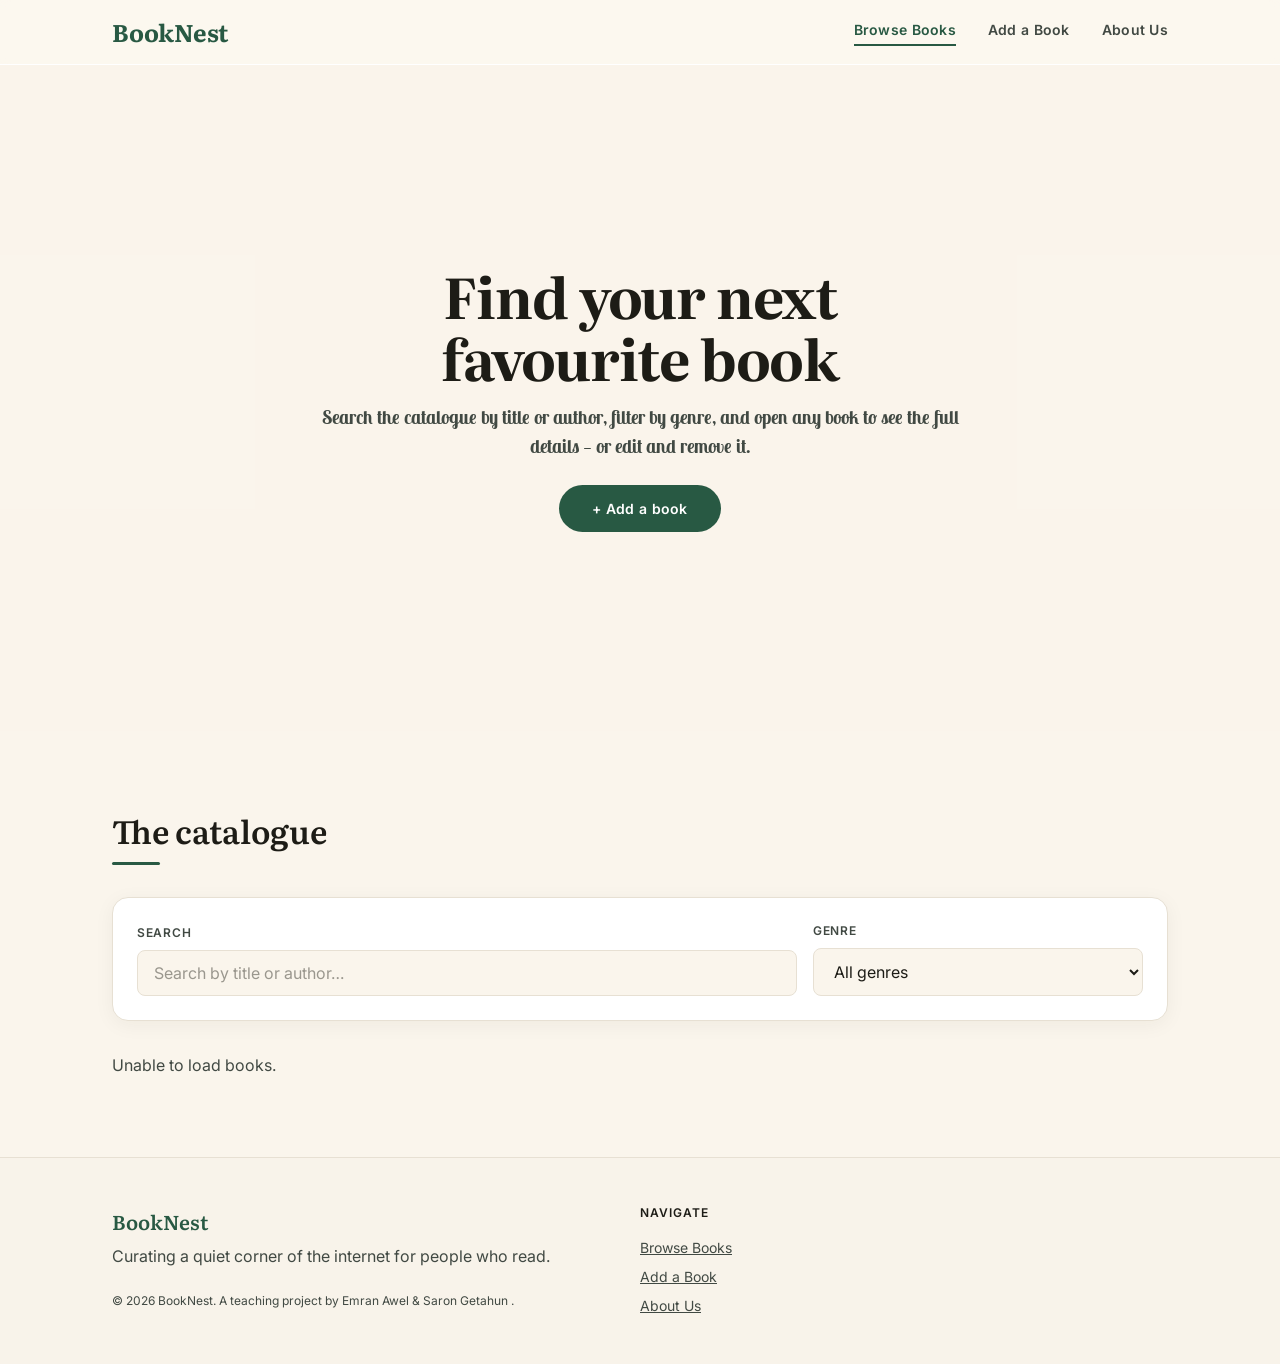
<file: index.html>
<!doctype html>
<html lang="en">
  <head>
    <meta charset="UTF-8" />
    <meta name="viewport" content="width=device-width, initial-scale=1.0" />
    <title>BookNest — Find your next favourite book</title>
    <meta
      name="description"
      content="Browse, add, and manage a small book catalogue."
    />

    <!-- Google Fonts: a display serif for headings, a clean sans for body text -->
    <link rel="preconnect" href="https://fonts.googleapis.com" />
    <link rel="preconnect" href="https://fonts.gstatic.com" crossorigin />
    <link
      href="https://fonts.googleapis.com/css2?family=Inter:wght@400;500;600&family=Literata:wght@600;700&display=swap"
      rel="stylesheet"
    />
    <link rel="preconnect" href="https://fonts.googleapis.com" />
    <link rel="preconnect" href="https://fonts.gstatic.com" crossorigin />
    <link
      href="https://fonts.googleapis.com/css2?family=Lobster+Two:ital,wght@0,400;0,700;1,400;1,700&family=Yuyu+Short&display=swap"
      rel="stylesheet"
    />

    <link
      rel="shortcut icon"
      href="./frontend/images/icon/books-stack-of-three.png"
      type="image/x-icon"
    />

    <link rel="stylesheet" href="./frontend/CSS/variables.css" />
    <link rel="stylesheet" href="./frontend/CSS/base.css" />
    <link rel="stylesheet" href="./frontend/CSS/layout.css" />
    <link rel="stylesheet" href="./frontend/CSS/components.css" />
    <link rel="stylesheet" href="./frontend/CSS/responsive.css" />
  </head>
  <body>
    <!-- ===================== HEADER (shared on every page) ===================== -->
    <header class="site-header">
      <div class="container">
        <a class="brand" href="index.html">BookNest</a>
        <nav class="main-nav" aria-label="Main navigation">
          <a class="is-active" href="index.html">Browse Books</a>
          <a href="./frontend/HTML/add-book.html">Add a Book</a>
          <a href="./frontend/HTML/about.html">About Us</a>
        </nav>
      </div>
    </header>

    <main class="site-main">
      <!-- ============================= HERO ============================= -->
      <section class="hero">
        <div class="hero-inner">
          <h1>Find your next favourite book</h1>
          <p class="hero-tagline">
            Search the catalogue by title or author, filter by genre, and open
            any book to see the full details — or edit and remove it.
          </p>
          <a class="btn btn-primary btn-pill" href="./frontend/HTML/add-book.html">
            + Add a book
          </a>
        </div>
      </section>

      <!-- ========================== SEARCH + GRID ========================= -->
      <section class="page-section">
        <div class="container">
          <div class="section-head">
            <h2>The catalogue</h2>
            <p class="result-count" id="result-count"></p>
          </div>

          <!-- ===================== SEARCH + FILTER TOOLBAR ==================== -->
          <div class="toolbar">
            <div class="toolbar-field toolbar-search">
              <label class="field-label" for="search-input">Search</label>
              <input
                class="input"
                type="search"
                id="search-input"
                placeholder="Search by title or author…"
                autocomplete="off"
              />
            </div>

            <div class="toolbar-field toolbar-genre">
              <label class="field-label" for="genre-select">Genre</label>
              <!-- index.js adds one <option> per genre from the API.
                 The empty value means "don't filter by genre at all". -->
              <select class="select" id="genre-select">
                <option value="">All genres</option>
              </select>
            </div>
          </div>

          <!-- The CSS Grid the cards land in. index.js fills it. -->
          <div class="book-grid" id="book-grid"></div>
        </div>
      </section>
    </main>

    <!-- ===================== FOOTER (shared on every page) ==================== -->
    <footer class="site-footer">
      <div class="container">
        <div class="footer-grid">
          <div>
            <p class="footer-brand">BookNest</p>
            <p>Curating a quiet corner of the internet for people who read.</p>
            <p class="footer-note">
              © 2026 BookNest. A teaching project by Emran Awel &amp; Saron
              Getahun .
            </p>
          </div>

          <div>
            <h2 class="footer-heading">Navigate</h2>
            <div class="footer-links">
              <a href="index.html">Browse Books</a>
              <a href="./frontend/HTML/add-book.html">Add a Book</a>
              <a href="./frontend/HTML/about.html">About Us</a>
            </div>
          </div>
        </div>
      </div>
    </footer>

    <script src="./frontend/js/config.js"></script>
    <script src="./frontend/js/utils.js"></script>
    <script src="./frontend/js/index.js"></script>
  </body>
</html>
</file>
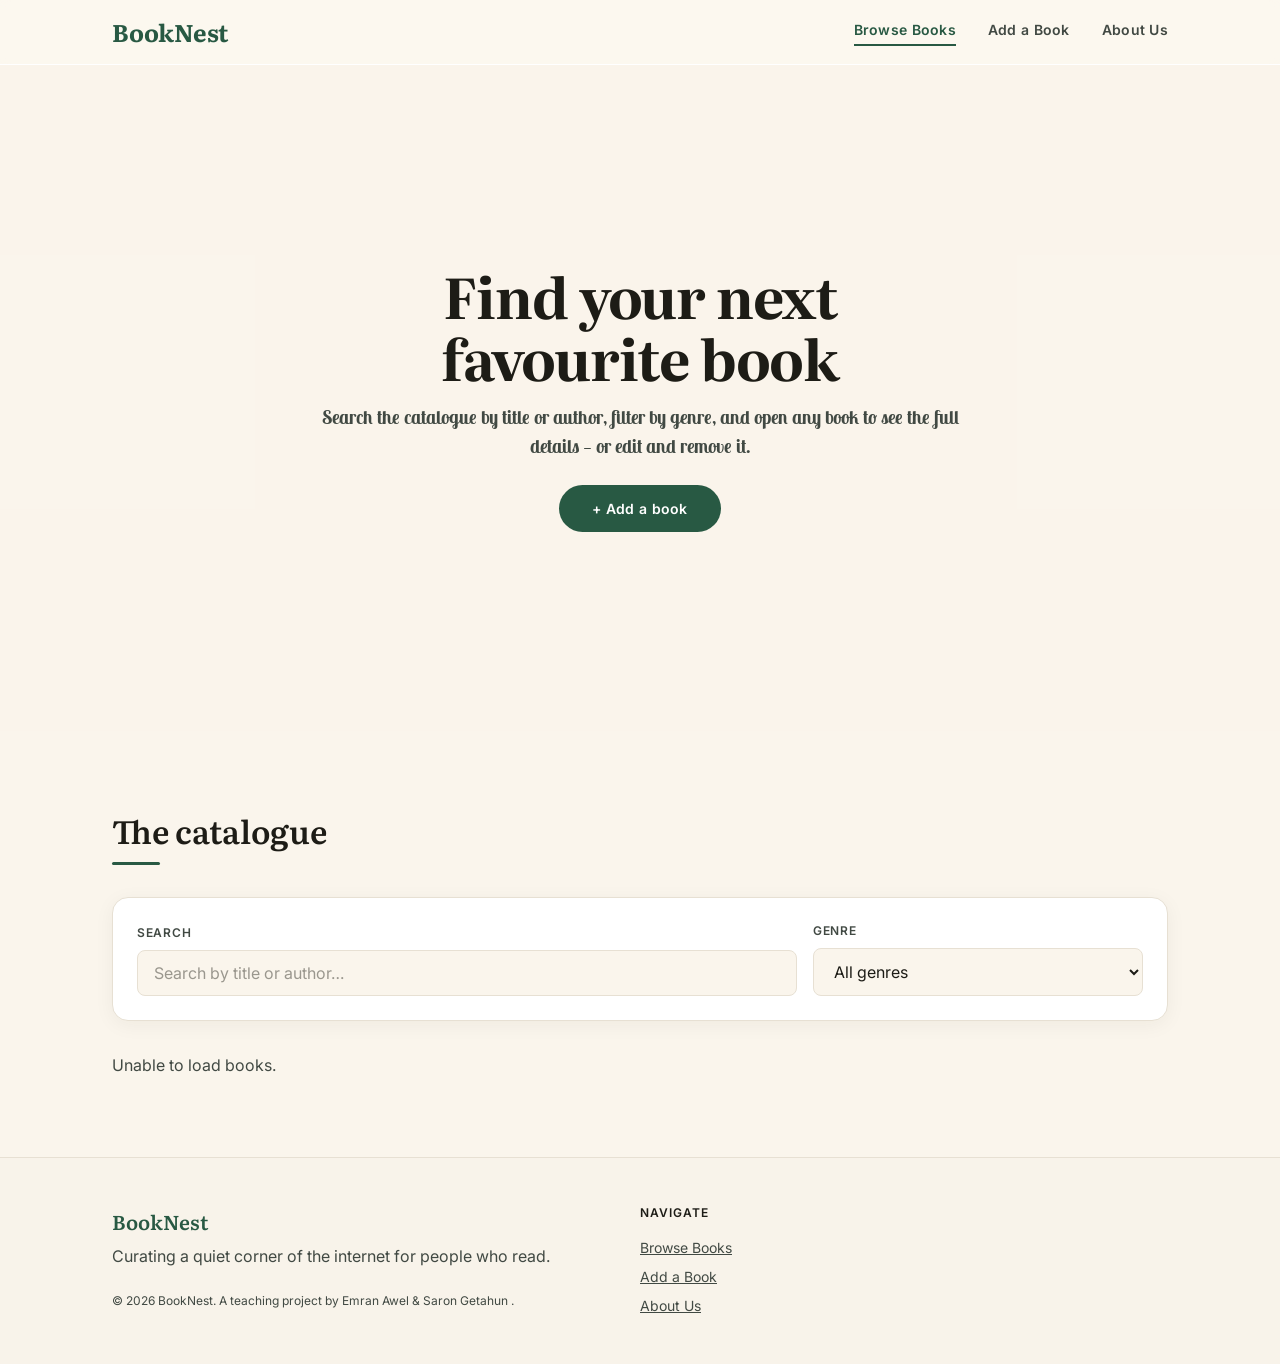
<file: frontend/HTML/index.html>
<!doctype html>
<html lang="en">
  <head>
    <meta charset="UTF-8" />
    <meta name="viewport" content="width=device-width, initial-scale=1.0" />
    <title>BookNest — Find your next favourite book</title>
    <meta
      name="description"
      content="Browse, add, and manage a small book catalogue."
    />

    <!-- Google Fonts: a display serif for headings, a clean sans for body text -->
    <link rel="preconnect" href="https://fonts.googleapis.com" />
    <link rel="preconnect" href="https://fonts.gstatic.com" crossorigin />
    <link
      href="https://fonts.googleapis.com/css2?family=Inter:wght@400;500;600&family=Literata:wght@600;700&display=swap"
      rel="stylesheet"
    />
    <link rel="preconnect" href="https://fonts.googleapis.com" />
    <link rel="preconnect" href="https://fonts.gstatic.com" crossorigin />
    <link
      href="https://fonts.googleapis.com/css2?family=Lobster+Two:ital,wght@0,400;0,700;1,400;1,700&family=Yuyu+Short&display=swap"
      rel="stylesheet"
    />

    <link
      rel="shortcut icon"
      href="../images/icon/books-stack-of-three.png"
      type="image/x-icon"
    />

    <link rel="stylesheet" href="../CSS/variables.css" />
    <link rel="stylesheet" href="../CSS/base.css" />
    <link rel="stylesheet" href="../CSS/layout.css" />
    <link rel="stylesheet" href="../CSS/components.css" />
    <link rel="stylesheet" href="../CSS/responsive.css" />
  </head>
  <body>
    <!-- ===================== HEADER (shared on every page) ===================== -->
    <header class="site-header">
      <div class="container">
        <a class="brand" href="index.html">BookNest</a>
        <nav class="main-nav" aria-label="Main navigation">
          <a class="is-active" href="index.html">Browse Books</a>
          <a href="add-book.html">Add a Book</a>
          <a href="about.html">About Us</a>
        </nav>
      </div>
    </header>

    <main class="site-main">
      <!-- ============================= HERO ============================= -->
      <section class="hero">
        <div class="hero-inner">
          <h1>Find your next favourite book</h1>
          <p class="hero-tagline">
            Search the catalogue by title or author, filter by genre, and open
            any book to see the full details — or edit and remove it.
          </p>
          <a class="btn btn-primary btn-pill" href="add-book.html">
            + Add a book
          </a>
        </div>
      </section>

      <!-- ========================== SEARCH + GRID ========================= -->
      <section class="page-section">
        <div class="container">
          <div class="section-head">
            <h2>The catalogue</h2>
            <p class="result-count" id="result-count"></p>
          </div>

          <!-- ===================== SEARCH + FILTER TOOLBAR ==================== -->
          <div class="toolbar">
            <div class="toolbar-field toolbar-search">
              <label class="field-label" for="search-input">Search</label>
              <input
                class="input"
                type="search"
                id="search-input"
                placeholder="Search by title or author…"
                autocomplete="off"
              />
            </div>

            <div class="toolbar-field toolbar-genre">
              <label class="field-label" for="genre-select">Genre</label>
              <!-- index.js adds one <option> per genre from the API.
                 The empty value means "don't filter by genre at all". -->
              <select class="select" id="genre-select">
                <option value="">All genres</option>
              </select>
            </div>
          </div>

          <!-- The CSS Grid the cards land in. index.js fills it. -->
          <div class="book-grid" id="book-grid"></div>
        </div>
      </section>
    </main>

    <!-- ===================== FOOTER (shared on every page) ==================== -->
    <footer class="site-footer">
      <div class="container">
        <div class="footer-grid">
          <div>
            <p class="footer-brand">BookNest</p>
            <p>Curating a quiet corner of the internet for people who read.</p>
            <p class="footer-note">
              © 2026 BookNest. A teaching project by Emran Awel &amp; Saron
              Getahun .
            </p>
          </div>

          <div>
            <h2 class="footer-heading">Navigate</h2>
            <div class="footer-links">
              <a href="index.html">Browse Books</a>
              <a href="add-book.html">Add a Book</a>
              <a href="about.html">About Us</a>
            </div>
          </div>
        </div>
      </div>
    </footer>

    <script src="../js/config.js"></script>
    <script src="../js/utils.js"></script>
    <script src="../js/index.js"></script>
  </body>
</html>
</file>
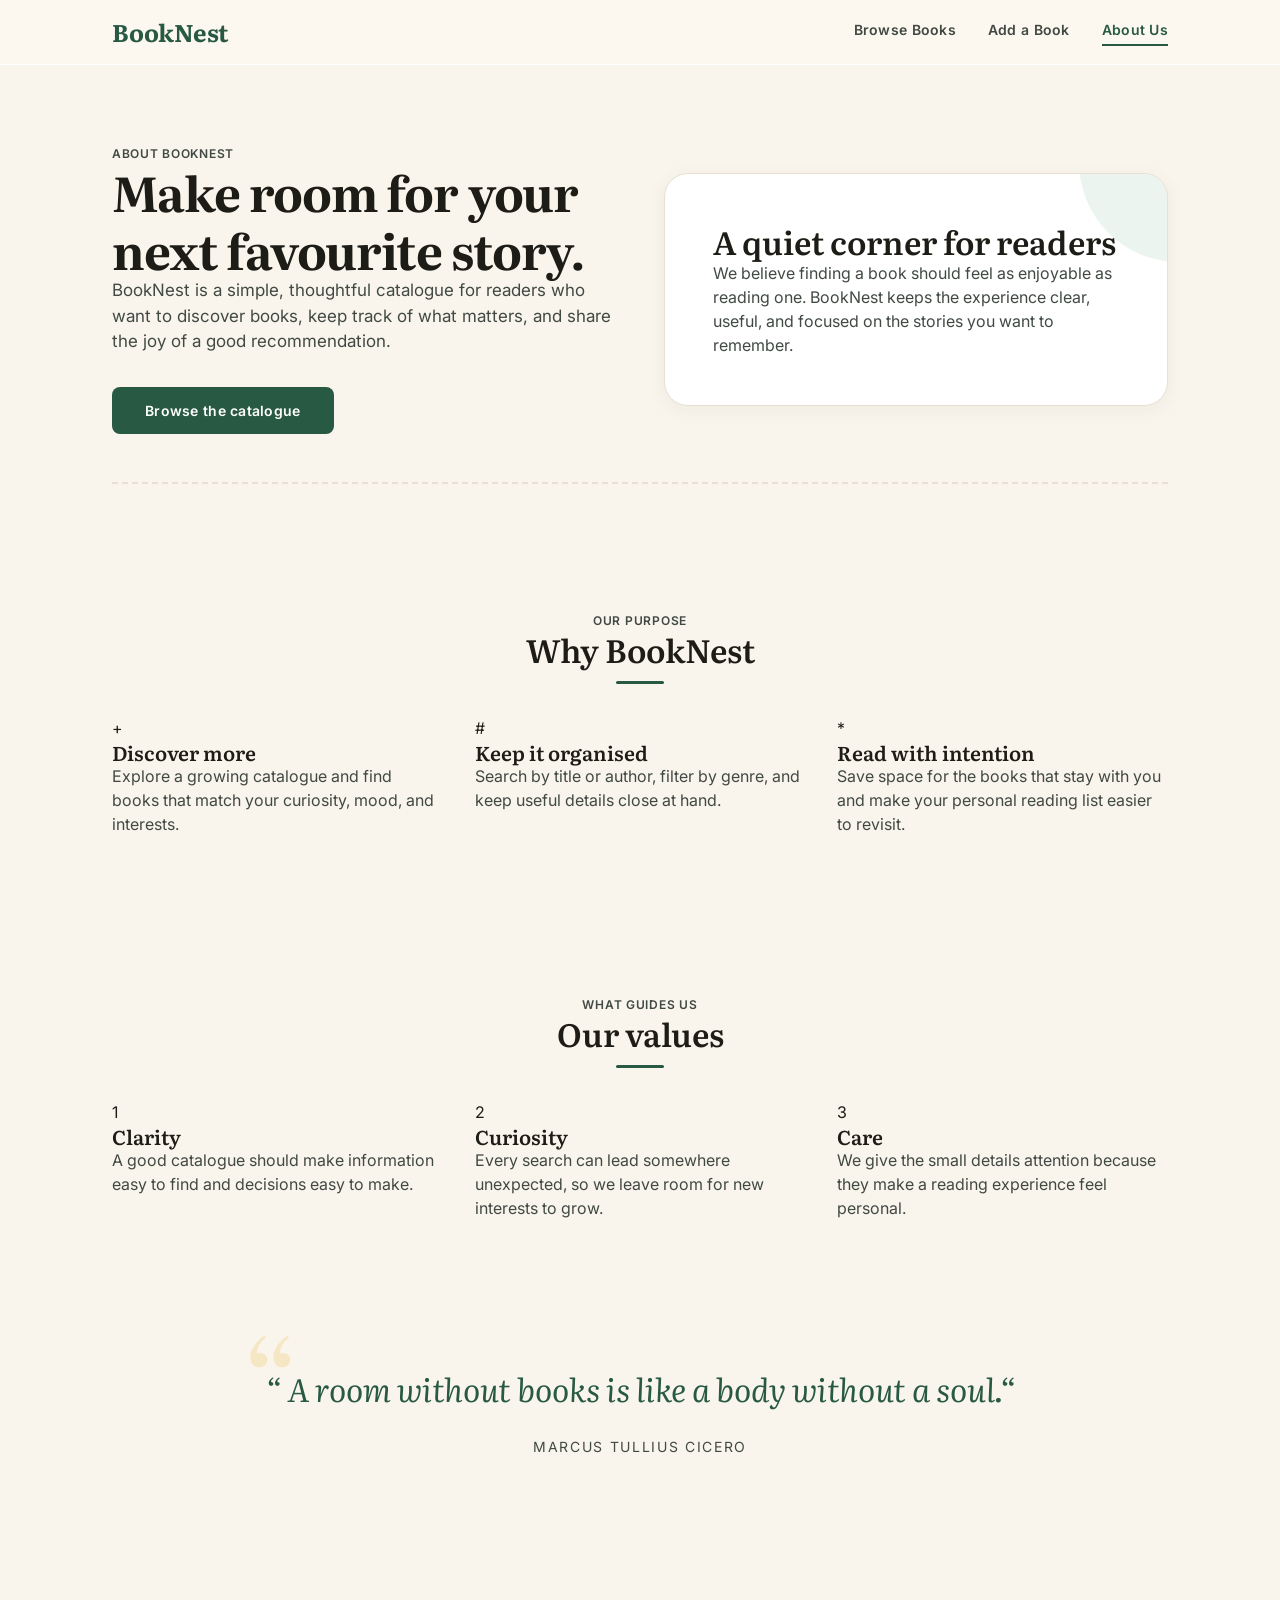
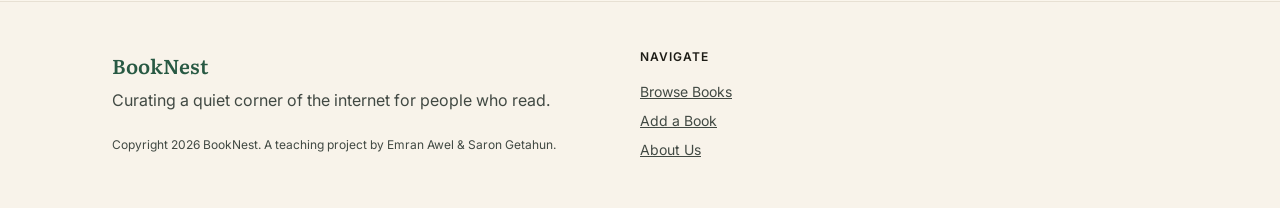
<file: frontend/HTML/about.html>
<!doctype html>
<html lang="en">
  <head>
    <meta charset="UTF-8" />
    <meta name="viewport" content="width=device-width, initial-scale=1.0" />
    <title>About Us - BookNest</title>
    <meta
      name="description"
      content="Learn why BookNest is a welcoming place to discover and manage books."
    />

    <link rel="preconnect" href="https://fonts.googleapis.com" />
    <link rel="preconnect" href="https://fonts.gstatic.com" crossorigin />
    <link
      href="https://fonts.googleapis.com/css2?family=Inter:wght@400;500;600&family=Literata:wght@600;700&family=Lobster+Two:ital,wght@0,400;0,700;1,400;1,700&display=swap"
      rel="stylesheet"
    />

    <link rel="shortcut icon" href="../images/icon/open-book.png" type="image/x-icon" />
    <link rel="stylesheet" href="../CSS/variables.css" />
    <link rel="stylesheet" href="../CSS/base.css" />
    <link rel="stylesheet" href="../CSS/layout.css" />
    <link rel="stylesheet" href="../CSS/components.css" />
    <link rel="stylesheet" href="../CSS/responsive.css" />
  </head>
  <body>
    <header class="site-header">
      <div class="container">
        <a class="brand" href="../../index.html">BookNest</a>
        <nav class="main-nav" aria-label="Main navigation">
          <a href="../../index.html">Browse Books</a>
          <a href="add-book.html">Add a Book</a>
          <a class="is-active" href="about.html">About Us</a>
        </nav>
      </div>
    </header>

    <main class="site-main">
      <section class="page-section">
        <div class="container">
          <div class="about-hero">
            <div>
              <p class="field-label">About BookNest</p>
              <h1>Make room for your next favourite story.</h1>
              <p class="lede">
                BookNest is a simple, thoughtful catalogue for readers who want
                to discover books, keep track of what matters, and share the
                joy of a good recommendation.
              </p>
              <a class="btn btn-primary" href="../../index.html">Browse the catalogue</a>
            </div>
            <div class="panel">
              <h2>A quiet corner for readers</h2>
              <p>
                We believe finding a book should feel as enjoyable as reading
                one. BookNest keeps the experience clear, useful, and focused
                on the stories you want to remember.
              </p>
            </div>
          </div>

          <hr class="rule-dashed" />

          <section class="page-section">
            <div class="section-head section-head-center">
              <div>
                <p class="field-label">Our purpose</p>
                <h2>Why BookNest</h2>
              </div>
            </div>

            <div class="feature-grid">
              <article class="feature">
                <div class="feature-icon" aria-hidden="true">+</div>
                <h3>Discover more</h3>
                <p>
                  Explore a growing catalogue and find books that match your
                  curiosity, mood, and interests.
                </p>
              </article>

              <article class="feature">
                <div class="feature-icon" aria-hidden="true">#</div>
                <h3>Keep it organised</h3>
                <p>
                  Search by title or author, filter by genre, and keep useful
                  details close at hand.
                </p>
              </article>

              <article class="feature">
                <div class="feature-icon" aria-hidden="true">*</div>
                <h3>Read with intention</h3>
                <p>
                  Save space for the books that stay with you and make your
                  personal reading list easier to revisit.
                </p>
              </article>
            </div>
          </section>

          <section class="page-section">
            <div class="section-head section-head-center">
              <div>
                <p class="field-label">What guides us</p>
                <h2>Our values</h2>
              </div>
            </div>

            <div class="feature-grid">
              <article class="value-card">
                <div class="feature-icon" aria-hidden="true">1</div>
                <h3>Clarity</h3>
                <p>
                  A good catalogue should make information easy to find and
                  decisions easy to make.
                </p>
              </article>

              <article class="value-card">
                <div class="feature-icon" aria-hidden="true">2</div>
                <h3>Curiosity</h3>
                <p>
                  Every search can lead somewhere unexpected, so we leave room
                  for new interests to grow.
                </p>
              </article>

              <article class="value-card">
                <div class="feature-icon" aria-hidden="true">3</div>
                <h3>Care</h3>
                <p>
                  We give the small details attention because they make a
                  reading experience feel personal.
                </p>
              </article>
            </div>
          </section>

          <div class="pull-quote">
            <blockquote>&#8220;
              A room without books is like a body without a soul.&#8220;
              <cite>Marcus Tullius Cicero</cite>
            </blockquote>
          </div>
        </div>
      </section>
    </main>

    <footer class="site-footer">
      <div class="container">
        <div class="footer-grid">
          <div>
            <p class="footer-brand">BookNest</p>
            <p>Curating a quiet corner of the internet for people who read.</p>
            <p class="footer-note">
              Copyright 2026 BookNest. A teaching project by Emran Awel &amp;
              Saron Getahun.
            </p>
          </div>

          <div>
            <h2 class="footer-heading">Navigate</h2>
            <div class="footer-links">
              <a href="../../index.html">Browse Books</a>
              <a href="add-book.html">Add a Book</a>
              <a href="about.html">About Us</a>
            </div>
          </div>
        </div>
      </div>
    </footer>
  </body>
</html>
</file>
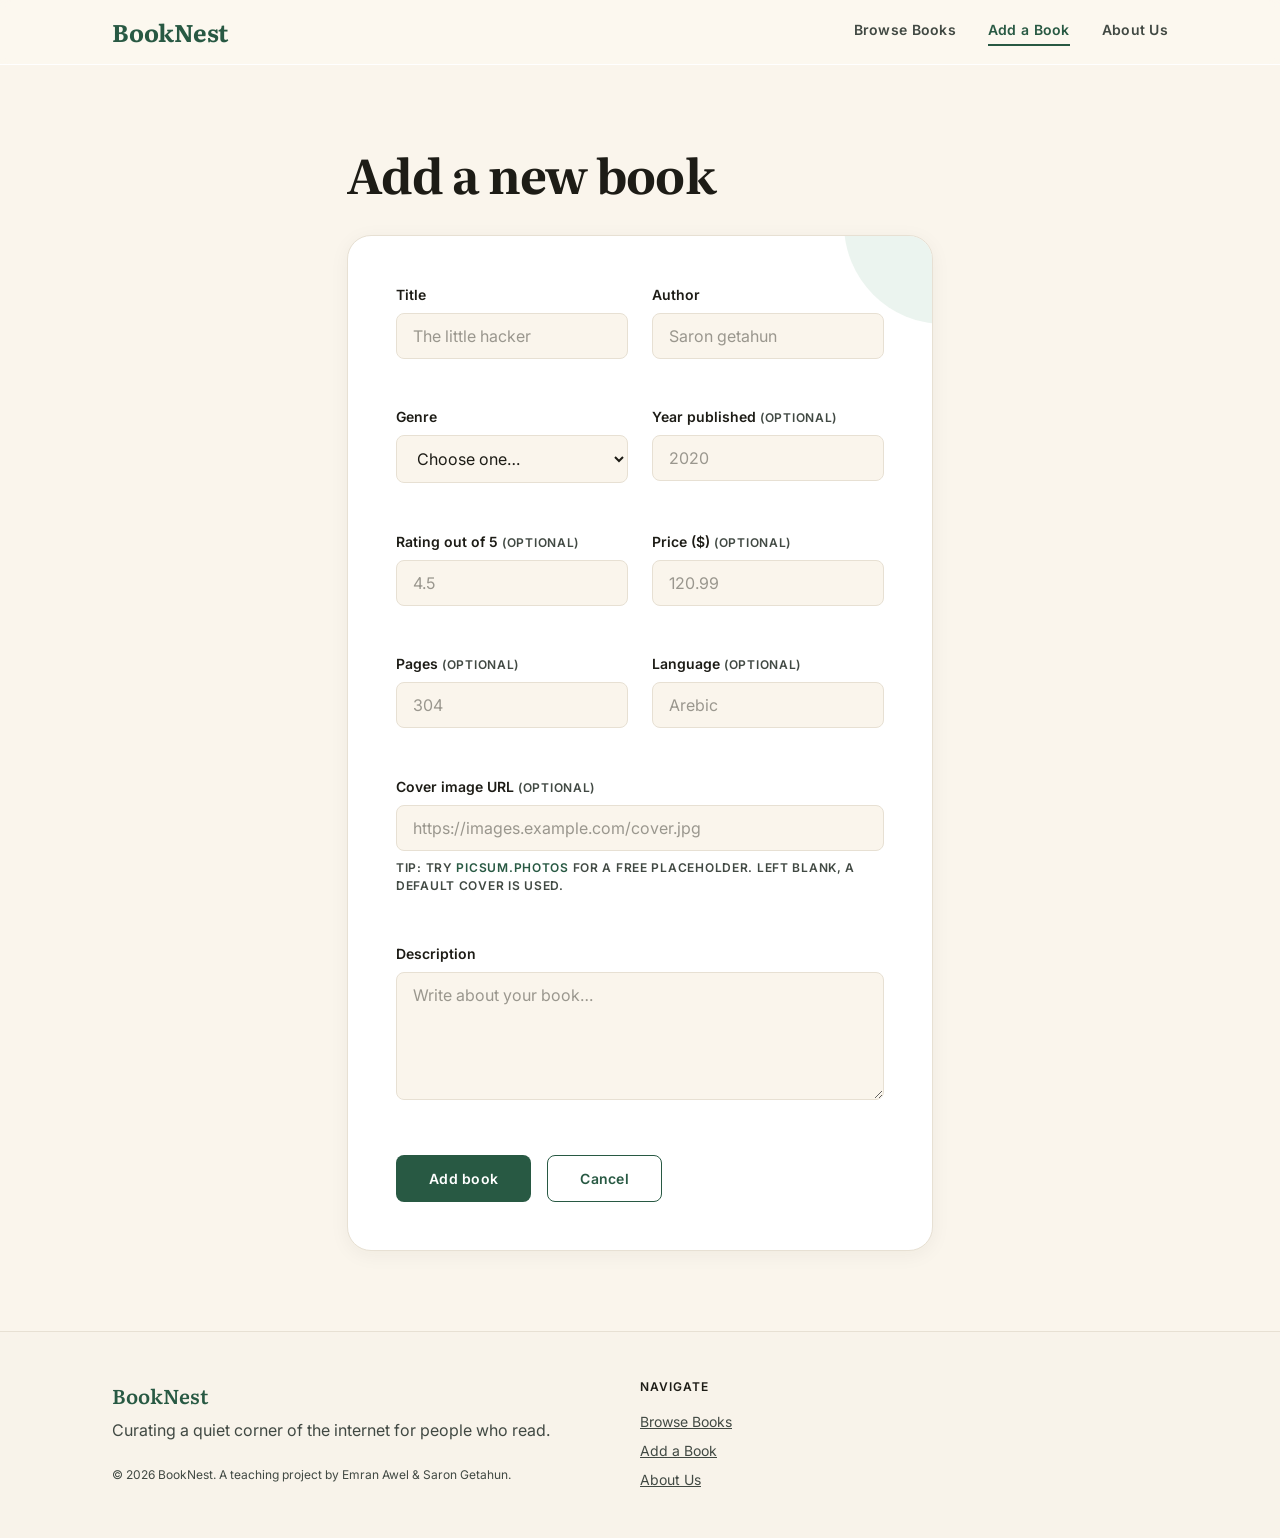
<file: frontend/HTML/add-book.html>
<!doctype html>
<html lang="en">
  <head>
    <meta charset="UTF-8" />
    <meta name="viewport" content="width=device-width, initial-scale=1.0" />
    <title>Add a Book — BookNest</title>
    <meta
      name="description"
      content="Add a new book to the BookNest catalogue."
    />

    <link rel="preconnect" href="https://fonts.googleapis.com" />
    <link rel="preconnect" href="https://fonts.gstatic.com" crossorigin />
    <link
      href="https://fonts.googleapis.com/css2?family=Inter:wght@400;500;600&family=Literata:wght@600;700&display=swap"
      rel="stylesheet"
    />

    <link
      rel="shortcut icon"
      href="../images/icon/add.png"
      type="image/x-icon"
    />

    <link rel="stylesheet" href="../CSS/variables.css" />
    <link rel="stylesheet" href="../CSS/base.css" />
    <link rel="stylesheet" href="../CSS/layout.css" />
    <link rel="stylesheet" href="../CSS/components.css" />
    <link rel="stylesheet" href="../CSS/responsive.css" />
  </head>
  <body>
    <header class="site-header">
      <div class="container">
        <a class="brand" href="../../index.html">BookNest</a>
        <nav class="main-nav" aria-label="Main navigation">
          <a href="../../index.html">Browse Books</a>
          <a class="is-active" href="add-book.html">Add a Book</a>
          <a href="about.html">About Us</a>
        </nav>
      </div>
    </header>

    <main class="site-main">
      <section class="page-section">
        <div class="container measure">
          <div class="section-head">
            <h1>Add a new book</h1>
          </div>

          <div class="panel">
            <p class="form-message is-hidden" id="form-message"></p>

            <form id="book-form" novalidate>
              <div class="form-grid">
                <div class="form-field">
                  <label class="form-label" for="title-input">Title</label>
                  <input
                    class="input"
                    type="text"
                    id="title-input"
                    placeholder="The little hacker"
                  />
                  <span class="field-error" id="title-error"></span>
                </div>

                <div class="form-field">
                  <label class="form-label" for="author-input">Author</label>
                  <input
                    class="input"
                    type="text"
                    id="author-input"
                    placeholder="Saron getahun"
                  />
                  <span class="field-error" id="author-error"></span>
                </div>

                <div class="form-field">
                  <label class="form-label" for="genre-input">Genre</label>
                  <select class="select" id="genre-input">
                    <option value="">Choose one…</option>
                    <option value="Fiction">Fiction</option>
                    <option value="Mystery">Mystery</option>
                    <option value="Sci-Fi">Sci-Fi</option>
                    <option value="Fantasy">Fantasy</option>
                    <option value="Biography">Biography</option>
                    <option value="History">History</option>
                    <option value="Self-Help">Self-Help</option>
                    <option value="Romance">Romance</option>
                  </select>
                  <span class="field-error" id="genre-error"></span>
                </div>

                <div class="form-field">
                  <label class="form-label" for="year-input"
                    >Year published
                    <span class="field-label">(optional)</span></label
                  >
                  <input
                    class="input"
                    type="number"
                    id="year-input"
                    placeholder="2020"
                  />
                  <span class="field-error" id="year-error"></span>
                </div>

                <div class="form-field">
                  <label class="form-label" for="rating-input"
                    >Rating out of 5
                    <span class="field-label">(optional)</span></label
                  >
                  <input
                    class="input"
                    type="number"
                    id="rating-input"
                    min="0"
                    max="5"
                    step="0.1"
                    placeholder="4.5"
                  />
                  <span class="field-error" id="rating-error"></span>
                </div>

                <div class="form-field">
                  <label class="form-label" for="price-input"
                    >Price ($)
                    <span class="field-label">(optional)</span></label
                  >
                  <input
                    class="input"
                    type="number"
                    id="price-input"
                    min="0"
                    step="0.01"
                    placeholder="120.99"
                  />
                  <span class="field-error" id="price-error"></span>
                </div>

                <div class="form-field">
                  <label class="form-label" for="pages-input"
                    >Pages <span class="field-label">(optional)</span></label
                  >
                  <input
                    class="input"
                    type="number"
                    id="pages-input"
                    min="1"
                    step="1"
                    placeholder="304"
                  />
                  <span class="field-error" id="pages-error"></span>
                </div>

                <div class="form-field">
                  <label class="form-label" for="language-input"
                    >Language <span class="field-label">(optional)</span></label
                  >
                  <input
                    class="input"
                    type="text"
                    id="language-input"
                    placeholder="Arebic"
                  />
                  <span class="field-error" id="language-error"></span>
                </div>

                <div class="form-field span-2">
                  <label class="form-label" for="cover-input"
                    >Cover image URL
                    <span class="field-label">(optional)</span></label
                  >
                  <input
                    class="input"
                    type="url"
                    id="cover-input"
                    placeholder="https://images.example.com/cover.jpg"
                  />
                  <span class="field-label"
                    >Tip: try
                    <a
                      href="https://picsum.photos"
                      target="_blank"
                      rel="noopener"
                      >picsum.photos</a
                    >
                    for a free placeholder. Left blank, a default cover is
                    used.</span
                  >
                  <span class="field-error" id="cover-error"></span>
                </div>

                <div class="form-field span-2">
                  <label class="form-label" for="description-input"
                    >Description</label
                  >
                  <textarea
                    class="textarea"
                    id="description-input"
                    rows="4"
                    placeholder="Write about your book…"
                  ></textarea>
                  <span class="field-error" id="description-error"></span>
                </div>
              </div>

              <div class="form-actions">
                <button type="submit" class="btn btn-primary" id="submit-btn">
                  Add book
                </button>
                <a class="btn btn-outline" href="../../index.html">Cancel</a>
              </div>
            </form>
          </div>
        </div>
      </section>
    </main>

    <footer class="site-footer">
      <div class="container">
        <div class="footer-grid">
          <div>
            <p class="footer-brand">BookNest</p>
            <p>Curating a quiet corner of the internet for people who read.</p>
            <p class="footer-note">
              © 2026 BookNest. A teaching project by Emran Awel &amp; Saron
              Getahun.
            </p>
          </div>

          <div>
            <h2 class="footer-heading">Navigate</h2>
            <div class="footer-links">
              <a href="../../index.html">Browse Books</a>
              <a href="add-book.html">Add a Book</a>
              <a href="about.html">About Us</a>
            </div>
          </div>
        </div>
      </div>
    </footer>

    <script src="../js/config.js"></script>
    <script src="../js/utils.js"></script>
    <script src="../js/add-book.js"></script>
  </body>
</html>
</file>
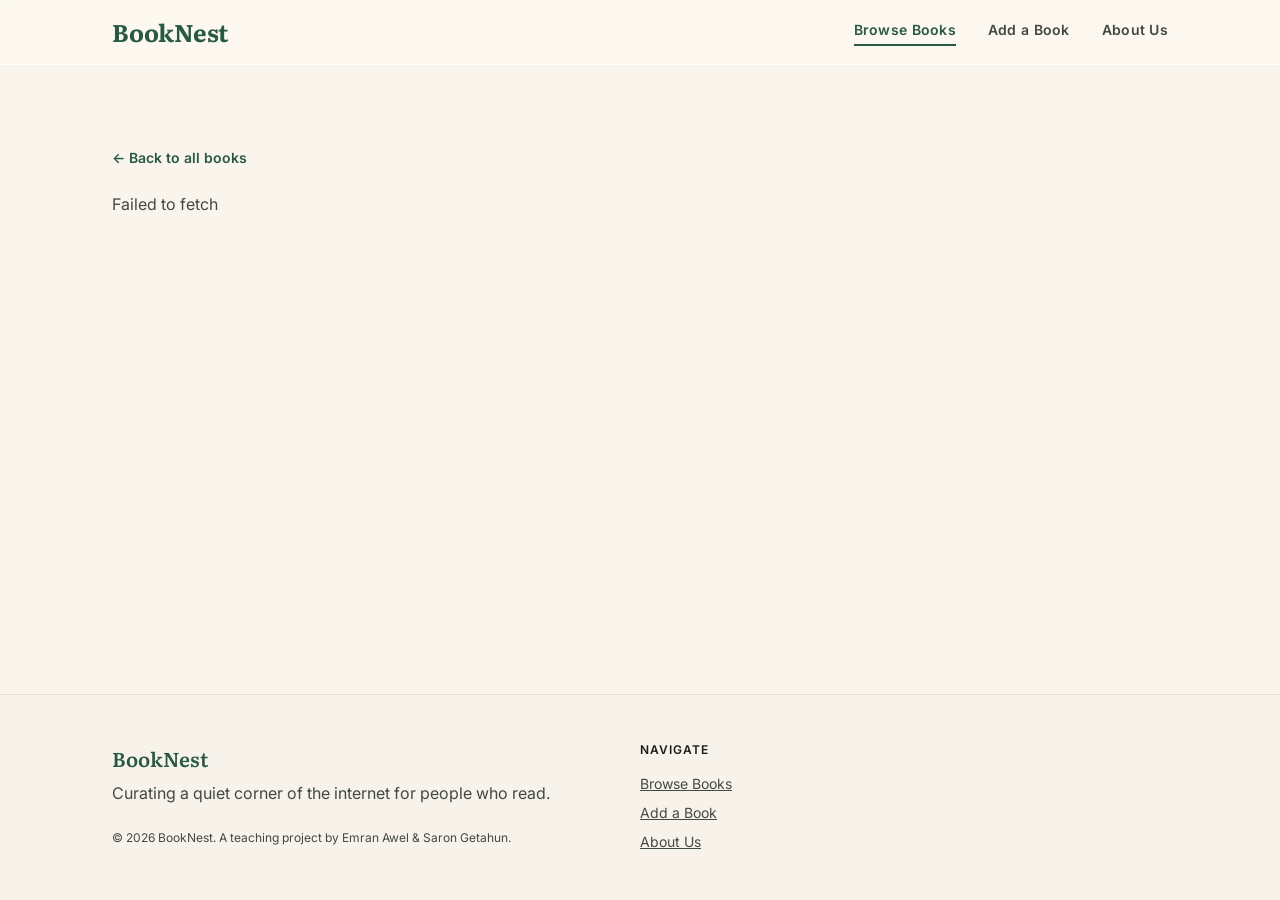
<file: frontend/HTML/details.html>
<!doctype html>
<html lang="en">
  <head>
    <meta charset="UTF-8" />
    <meta name="viewport" content="width=device-width, initial-scale=1.0" />
    <title>Book details — BookNest</title>
    <meta
      name="description"
      content="View, edit, or remove one book in the BookNest catalogue."
    />

    <link rel="preconnect" href="https://fonts.googleapis.com" />
    <link rel="preconnect" href="https://fonts.gstatic.com" crossorigin />
    <link
      href="https://fonts.googleapis.com/css2?family=Inter:wght@400;500;600&family=Literata:wght@600;700&display=swap"
      rel="stylesheet"
    />

    <link
      rel="shortcut icon"
      href="../images/icon/open-book.png"
      type="image/x-icon"
    />

    <link rel="stylesheet" href="../CSS/variables.css" />
    <link rel="stylesheet" href="../CSS/base.css" />
    <link rel="stylesheet" href="../CSS/layout.css" />
    <link rel="stylesheet" href="../CSS/components.css" />
    <link rel="stylesheet" href="../CSS/responsive.css" />
  </head>
  <body>
    <header class="site-header">
      <div class="container">
        <a class="brand" href="../../index.html">BookNest</a>
        <nav class="main-nav" aria-label="Main navigation">
          <a class="is-active" href="../../index.html">Browse Books</a>
          <a href="add-book.html">Add a Book</a>
          <a href="about.html">About Us</a>
        </nav>
      </div>
    </header>

    <main class="site-main">
      <section class="page-section">
        <div class="container">
          <a class="back-link" href="../../index.html">← Back to all books</a>

          <p
            class="form-message form-message-success is-hidden"
            id="success-banner"
          ></p>

          <!-- here where the book details will be rendered by ?id i think -->
          <div id="book-detail"></div>

          <!-- ============================ EDIT MODE ============================ -->
          <div id="edit-panel" class="panel is-hidden">
            <h2>Edit book</h2>
            <p class="form-message is-hidden" id="edit-message"></p>

            <form id="edit-form" novalidate>
              <div class="form-grid">
                <div class="form-field">
                  <label class="form-label" for="edit-title">Title</label>
                  <input class="input" type="text" id="edit-title" />
                  <span class="field-error" id="title-error"></span>
                </div>

                <div class="form-field">
                  <label class="form-label" for="edit-author">Author</label>
                  <input class="input" type="text" id="edit-author" />
                  <span class="field-error" id="author-error"></span>
                </div>

                <div class="form-field">
                  <label class="form-label" for="edit-genre">Genre</label>
                  <select class="select" id="edit-genre">
                    <option value="Fiction">Fiction</option>
                    <option value="Mystery">Mystery</option>
                    <option value="Sci-Fi">Sci-Fi</option>
                    <option value="Fantasy">Fantasy</option>
                    <option value="Biography">Biography</option>
                    <option value="History">History</option>
                    <option value="Self-Help">Self-Help</option>
                    <option value="Romance">Romance</option>
                  </select>
                  <span class="field-error" id="genre-error"></span>
                </div>

                <div class="form-field">
                  <label class="form-label" for="edit-year"
                    >Year published</label
                  >
                  <input class="input" type="number" id="edit-year" />
                  <span class="field-error" id="year-error"></span>
                </div>

                <div class="form-field">
                  <label class="form-label" for="edit-rating"
                    >Rating out of 5</label
                  >
                  <input
                    class="input"
                    type="number"
                    id="edit-rating"
                    min="0"
                    max="5"
                    step="0.1"
                  />
                  <span class="field-error" id="rating-error"></span>
                </div>

                <div class="form-field">
                  <label class="form-label" for="edit-price">Price ($)</label>
                  <input
                    class="input"
                    type="number"
                    id="edit-price"
                    min="0"
                    step="0.01"
                  />
                  <span class="field-error" id="price-error"></span>
                </div>

                <div class="form-field">
                  <label class="form-label" for="edit-pages">Pages</label>
                  <input
                    class="input"
                    type="number"
                    id="edit-pages"
                    min="1"
                    step="1"
                  />
                  <span class="field-error" id="pages-error"></span>
                </div>

                <div class="form-field">
                  <label class="form-label" for="edit-language">Language</label>
                  <input class="input" type="text" id="edit-language" />
                  <span class="field-error" id="language-error"></span>
                </div>

                <div class="form-field span-2">
                  <label class="form-label" for="edit-cover"
                    >Cover image URL</label
                  >
                  <input class="input" type="url" id="edit-cover" />
                  <span class="field-error" id="cover-error"></span>
                </div>

                <div class="form-field span-2">
                  <label class="form-label" for="edit-description"
                    >Description</label
                  >
                  <textarea
                    class="textarea"
                    id="edit-description"
                    rows="4"
                  ></textarea>
                  <span class="field-error" id="description-error"></span>
                </div>
              </div>

              <div class="form-actions">
                <button type="submit" class="btn btn-primary" id="save-btn">
                  Save changes
                </button>
                <button
                  type="button"
                  class="btn btn-outline"
                  id="cancel-edit-btn"
                >
                  Cancel
                </button>
              </div>
            </form>
          </div>
        </div>
      </section>
    </main>

    <footer class="site-footer">
      <div class="container">
        <div class="footer-grid">
          <div>
            <p class="footer-brand">BookNest</p>
            <p>Curating a quiet corner of the internet for people who read.</p>
            <p class="footer-note">
              © 2026 BookNest. A teaching project by Emran Awel &amp; Saron
              Getahun.
            </p>
          </div>

          <div>
            <h2 class="footer-heading">Navigate</h2>
            <div class="footer-links">
              <a href="../../index.html">Browse Books</a>
              <a href="add-book.html">Add a Book</a>
              <a href="about.html">About Us</a>
            </div>
          </div>
        </div>
      </div>
    </footer>

    <script src="../js/config.js"></script>
    <script src="../js/utils.js"></script>
    <script src="../js/details.js"></script>
  </body>
</html>
</file>
<file: frontend/CSS/variables.css>
:root {
  /* ---- Palette: a warm "independent bookshop" scheme -------------------- */
  --color-bg: #faf5ec; /* paper — the page background */
  --color-surface: #ffffff; /* cards sit slightly above the paper */
  --color-surface-soft: #f8f3ea; /* tinted bands (footer, feature strip) */
  --color-text: #1d1c16; /* ink — softer than pure black */
  --color-muted: #414943; /* secondary text */
  --color-accent: #285943; /* forest green — buttons and links */
  --color-accent-dark: #0c412d; /* the hover/pressed version */
  --color-accent-soft: #d7e9df; /* pale green wash */
  --color-gold: #9a7420; /* muted gold — ratings and genre tags */
  --color-gold-soft: #f5e6c4; /* the gold at low strength */
  --color-border: #e7e0d3; /* hairline borders */
  --color-error: #ba1a1a;
  --color-error-bg: #ffdad6;
  --color-success: #1e4f25;
  --color-success-bg: #d7e9df;

  /* ---- Spacing scale ---------------------------------------------------
     Everything is a multiple of 4px, so the layout keeps a steady rhythm. */
  --space-1: 4px;
  --space-2: 8px;
  --space-3: 16px;
  --space-4: 24px;
  --space-5: 32px;
  --space-6: 48px;
  --space-7: 64px;

  /* ---- Corner radius --------------------------------------------------- */
  --radius-sm: 0.25rem;
  --radius: 0.5rem; 
  --radius-md: 0.75rem;
  --radius-lg: 1rem; 
  --radius-xl: 1.5rem;
  --radius-full: 9999px; 

  /* ---- Shadows --------------------------------------------------------- */
  --shadow-soft: 0 4px 20px rgba(36, 33, 28, 0.05);
  --shadow-lift: 0 12px 28px rgba(36, 33, 28, 0.12);
  --shadow-cover:
    0 12px 24px -4px rgba(36, 33, 28, 0.15),
    0 4px 8px -2px rgba(36, 33, 28, 0.05);

  /* ---- Typography ------------------------------------------------------ */
  --font-display: "Literata", Georgia, "Times New Roman", serif;
  --font-body: "Inter", "Segoe UI", Helvetica, Arial, sans-serif;
  --font-p1: "Lobster Two", sans-serif;

  /* ---- Layout ---------------------------------------------------------- */
  --container-max: 1120px; 
  --header-height: 64px;
}
</file>
<file: frontend/CSS/base.css>
*,
*::before,
*::after {
  box-sizing: border-box;
}

body,
h1,
h2,
h3,
h4,
h5,
h6,
p,
figure,
blockquote,
ul,
ol,
dl,
dd {
  margin: 0;
}

ul,
ol {
  padding: 0;
  list-style: none;
}

html {
  scroll-behavior: smooth;
}

h1,
h2,
h3 {
  scroll-margin-top: calc(var(--header-height) + var(--space-4));
}

::selection {
  background-color: var(--color-accent-soft);
  color: var(--color-accent-dark);
}

body {
  background-color: var(--color-bg);
  color: var(--color-text);
  font-family: var(--font-body);
  font-size: 1rem;
  line-height: 1.5;
  min-height: 100vh;
  display: flex;
  flex-direction: column;
  -webkit-font-smoothing: antialiased;
}

h1,
h2,
h3,
h4 {
  font-family: var(--font-display);
  font-weight: 700;
  line-height: 1.2;
  color: var(--color-text);
}

h1 {
  font-size: 2rem;
  letter-spacing: -0.01em;
}

.hero .hero-inner p {
  font-family: var(--font-p1);
  font-size: 1.2rem;
  font-weight: 700;
  font-style: normal;
}

h2 {
  font-size: 1.625rem;
  font-weight: 600;
}

h3 {
  font-size: 1.25rem;
  font-weight: 600;
}

p {
  color: var(--color-muted);
}

.prose p + p {
  margin-top: var(--space-3);
}

small {
  font-size: 0.75rem;
}

/* ---- Links --------------------------------------------------------------*/
a {
  color: var(--color-accent);
  text-decoration: none;
  transition: color 0.2s ease;
}

a:hover {
  color: var(--color-accent-dark);
  text-decoration: underline;
  text-underline-offset: 3px;
}

a:focus-visible,
button:focus-visible,
input:focus-visible,
select:focus-visible,
textarea:focus-visible {
  outline: 2px solid var(--color-accent);
  outline-offset: 2px;
}

/* ---- images--------------------------------------------------------------*/
img,
svg {
  display: block;
  max-width: 100%;
}

button,
input,
select,
textarea {
  font-family: inherit;
  font-size: 1rem;
  color: inherit;
}

button {
  cursor: pointer;
}

.visually-hidden {
  position: absolute;
  width: 1px;
  height: 1px;
  padding: 0;
  margin: -1px;
  overflow: hidden;
  clip: rect(0, 0, 0, 0);
  white-space: nowrap;
  border: 0;
}
</file>
<file: frontend/CSS/layout.css>
/* ==========================================================================
  header, nav, containers, footer,and the two page-level grids.
   ========================================================================== */

/* ---- The centred container ----------------------------------------------*/
.container {
  width: 100%;
  max-width: var(--container-max);
  margin-inline: auto;
  padding-inline: var(--space-3); 
}

/* ---- Sticky header ------------------------------------------------------ */
.site-header {
  position: sticky;
  top: 0;
  z-index: 50;
  background-color: rgba(254, 249, 240, 0.555);
  backdrop-filter: blur(5px);
  border-bottom: 1px solid var(--color-surface);
}

.site-header .container { 
  display: flex;
  align-items: center;
  justify-content: space-between;
  gap: var(--space-3);
  min-height: var(--header-height);
  flex-wrap: wrap;
  padding-block: var(--space-2);
}

.brand {
  font-family: var(--font-display);
  font-size: 1.5rem;
  font-weight: 700;
  color: var(--color-accent);
  letter-spacing: -0.01em;
}

.brand:hover {
  text-decoration: none;
  color: var(--color-accent-dark);
}

.main-nav {
  display: flex;
  flex-wrap: wrap;
  align-items: center;
  gap: var(--space-3);
}

.main-nav > a {
  color: var(--color-muted);
  font-size: 0.875rem; 
  font-weight: 600;
  letter-spacing: 0.02em;
  padding-bottom: var(--space-1);
  border-bottom: 2px solid transparent;
}

.main-nav > a:hover {
  color: var(--color-accent);
  text-decoration: none;
  border-bottom-color: var(--color-border);
}

.main-nav > a.is-active {
  color: var(--color-accent);
  border-bottom-color: var(--color-accent);
}

/* ---- Page scaffolding --------------------------------------------------- */
.site-main {
  flex: 1;
}

.page-section {
  padding-block: var(--space-6);
}

.section-head {
  display: flex;
  flex-wrap: wrap;
  align-items: flex-end;
  justify-content: space-between;
  gap: var(--space-3);
  margin-bottom: var(--space-5);
}

.section-head h2 {
  position: relative;
  padding-bottom: var(--space-3);
}

.section-head h2::after {
  content: "";
  position: absolute;
  left: 0;
  bottom: 0;
  width: 48px;
  height: 3px;
  border-radius: var(--radius-full);
  background-color: var(--color-accent);
}

.section-head-center h2::after {
  left: 50%;
  transform: translateX(-50%);
}

.band {
  background-color: var(--color-surface-soft);
  border-block: 1px solid var(--color-border);
  padding-block: var(--space-6);
  margin-top: var(--space-6);
}

/* ---- CSS GRID: the book grid ------------------------------------------*/
.book-grid {
  display: grid;
  grid-template-columns: repeat(auto-fill, minmax(220px, 1fr));
  gap: var(--space-4);
}

.feature-grid {
  display: grid;
  grid-template-columns: 1fr;    /* single column on mobile */
  gap: var(--space-5);
}

/* ---- Footer -------------------------------------------------------------- */
.site-footer {
  background-color: var(--color-surface-soft);
  border-top: 1px solid var(--color-border);
  padding-block: var(--space-6);
  margin-top: auto;   /* the other half of the sticky-footer trick */
}

.footer-grid {
  display: grid;
  grid-template-columns: 1fr;
  gap: var(--space-5);
}

.footer-brand {
  font-family: var(--font-display);
  font-size: 1.25rem;
  font-weight: 600;
  color: var(--color-accent);
  margin-bottom: var(--space-2);
}

.footer-heading {
  font-family: var(--font-body);
  font-size: 0.75rem;
  font-weight: 600;
  text-transform: uppercase;    /* shout it in small caps */
  letter-spacing: 0.08em;
  color: var(--color-text);
  margin-bottom: var(--space-3);
}

.footer-links {
  display: flex;
  flex-direction: column;
  gap: var(--space-2);
}

.footer-links a {
  color: var(--color-muted);
  font-size: 0.875rem;
  text-decoration: underline;
}

.footer-links a:hover {
  color: var(--color-gold);
}

.footer-note {
  font-size: 0.75rem;
  color: var(--color-muted);
  margin-top: var(--space-4);
}
</file>
<file: frontend/CSS/components.css>
.hero {
  position: relative;
  min-height: 60vh;
  display: flex;
  align-items: center;
  justify-content: center;
  text-align: center;
  background-image: url("https://tse2.mm.bing.net/th/id/OIP.qH_e-1vPAMsrbYinvAvFvgHaDt?r=0&rs=1&pid=ImgDetMain&o=7&rm=3");
  background-size: cover;
  background-position: center;
  background-repeat: no-repeat;
  padding-block: var(--space-7);
  overflow: hidden;
}

.hero::before {
  content: "";
  position: absolute;
  top: 0;
  right: 0;
  bottom: 0;
  left: 0;
  background-color: rgba(250, 245, 236, 0.66);
}

.hero-inner {
  position: relative;
  z-index: 1;
  max-width: 42rem;
  margin-inline: auto;
  padding-inline: var(--space-3);
}

.hero h1 {
  font-size: 2rem;
  margin-bottom: var(--space-3);
}

.hero-tagline {
  font-size: 1.0625rem;
  color: var(--color-muted);
  margin-bottom: var(--space-4);
}

.btn {
  display: inline-flex;
  align-items: center;
  justify-content: center;
  gap: var(--space-2);
  padding: 12px var(--space-5);
  border: 1px solid transparent;
  border-radius: var(--radius);
  font-size: 0.875rem;
  font-weight: 600;
  letter-spacing: 0.02em;
  text-align: center;
  text-decoration: none;
  transition:
    background-color 0.2s ease,
    color 0.2s ease,
    transform 0.2s ease;
}

.btn-primary {
  background-color: var(--color-accent);
  color: #ffffff;
}

.btn-primary:hover {
  background-color: var(--color-accent-dark);
  color: #ffffff;
  text-decoration: none;
  transform: translateY(-1px);
  box-shadow: 0 6px 16px rgba(12, 65, 45, 0.25);
}

.btn-outline {
  background-color: transparent;
  border-color: var(--color-accent);
  color: var(--color-accent);
}

.btn-outline:hover {
  background-color: var(--color-accent-soft);
  border-color: var(--color-accent-dark);
  color: var(--color-accent-dark);
  text-decoration: none;
}

.btn-pill {
  border-radius: var(--radius-full);
}

.btn-block {
  width: 100%;
}

.btn:disabled {
  opacity: 0.6;
  cursor: not-allowed;
}

.book-card {
  position: relative;
  display: flex;
  flex-direction: column;
  background-color: var(--color-surface);
  border: 1px solid var(--color-border);
  border-radius: var(--radius-lg);
  box-shadow: var(--shadow-soft);
  padding: var(--space-3);
  transition:
    transform 0.3s ease,
    box-shadow 0.3s ease;
}

.book-card:hover {
  transform: translateY(-4px);
  border-color: var(--color-accent-soft);
  box-shadow: var(--shadow-lift);
}

.book-card:hover .book-card-cover {
  transform: scale(1.02);
}

.book-card-cover {
  aspect-ratio: 2 / 3;
  width: 100%;
  object-fit: cover;
  border-radius: var(--radius);
  background-color: var(--color-surface-soft);
  box-shadow: var(--shadow-cover);
  margin-bottom: var(--space-3);
  transition: transform 0.35s ease;
}

.rating-badge {
  position: absolute;
  top: var(--space-4);
  right: var(--space-4);
  z-index: 2;
  display: inline-flex;
  align-items: center;
  gap: 4px;
  padding: 4px var(--space-2);
  border-radius: var(--radius-full);
  background-color: var(--color-gold-soft);
  color: #6b4f12;
  font-size: 0.75rem;
  font-weight: 600;
  letter-spacing: 0.02em;
  box-shadow: var(--shadow-soft);
}

.book-card-body {
  display: flex;
  flex-direction: column;
  flex: 1;
  gap: var(--space-1);
}

.book-card-title {
  font-size: 1.125rem;
  line-height: 1.3;
}

.book-card-author {
  font-size: 0.875rem;
  color: var(--color-muted);
}

.book-card-actions {
  /* margin-top: auto pushes the buttons down. */
  margin-top: auto;
  padding-top: var(--space-3);
}

.book-card-body > .chip {
  align-self: flex-start;
  margin-bottom: var(--space-1);
}

.book-grid > .book-card {
  animation: card-in 0.4s ease both;
}

.book-grid > .book-card:nth-child(2n) {
  animation-delay: 0.05s;
}

.book-grid > .book-card:nth-child(3n) {
  animation-delay: 0.1s;
}

@keyframes card-in {
  from {
    opacity: 0;
    transform: translateY(8px);
  }
  to {
    opacity: 1;
    transform: translateY(0);
  }
}

.section-head-center {
  justify-content: center;
  text-align: center;
}

.lede {
  max-width: 44rem;
  font-size: 1.0625rem;
  color: var(--color-muted);
  margin-bottom: var(--space-5);
}

.stack-top-2 {
  margin-top: var(--space-2);
}
.stack-top-3 {
  margin-top: var(--space-3);
}
.stack-top-4 {
  margin-top: var(--space-4);
}
.stack-top-5 {
  margin-top: var(--space-5);
}
.stack-bottom-4 {
  margin-bottom: var(--space-4);
}
.stack-bottom-5 {
  margin-bottom: var(--space-5);
}
.measure {
  max-width: 65ch;
}

/* ---- Chips / tags ------------------------------------------------------- */
.chip {
  display: inline-block;
  padding: 4px var(--space-2);
  border-radius: var(--radius-sm);
  background-color: var(--color-gold-soft);
  color: var(--color-gold);
  font-size: 0.75rem;
  font-weight: 600;
  letter-spacing: 0.04em;
}

.chip-outline {
  background-color: transparent;
  border: 1px solid var(--color-border);
  border-radius: var(--radius-full);
  padding: 6px var(--space-3);
  color: var(--color-muted);
}

/* ---- Toolbar (Explore search + filter) ---------------------------------- */
.toolbar {
  display: flex;
  flex-direction: column;
  gap: var(--space-3);
  background-color: var(--color-surface);
  border: 1px solid var(--color-border);
  border-radius: var(--radius-lg);
  box-shadow: var(--shadow-soft);
  padding: var(--space-4);
  margin-bottom: var(--space-5);
}

.toolbar-field {
  display: flex;
  flex-direction: column;
  gap: var(--space-2);
  flex: 1;
  min-width: 0; /* see the note on .input below */
}

.field-label {
  font-size: 0.75rem;
  font-weight: 600;
  text-transform: uppercase;
  letter-spacing: 0.06em;
  color: var(--color-muted);
}

.input,
.select,
.textarea {
  width: 100%;
  min-width: 0;
  padding: 12px var(--space-3);
  background: var(--color-bg);
  border: 1px solid var(--color-border);
  border-radius: var(--radius);
  color: var(--color-text);
  transition:
    border-color 0.2s ease,
    box-shadow 0.2s ease;
}

.input::placeholder,
.textarea::placeholder {
  color: #9a978e;
}

.input:focus,
.select:focus,
.textarea:focus {
  outline: none;
  border-color: var(--color-accent);
  box-shadow: 0 0 0 1px var(--color-accent);
}

.textarea {
  resize: vertical;
  min-height: 8rem;
}

.form-field {
  display: flex;
  flex-direction: column;
  gap: var(--space-2);
  margin-bottom: var(--space-4);
}

.form-grid {
  display: grid;
  grid-template-columns: 1fr;
  column-gap: var(--space-4);
}

.form-grid .form-field.span-2 {
  grid-column: 1 / -1;
}

.form-actions {
  display: flex;
  flex-wrap: wrap;
  gap: var(--space-3);
  margin-top: var(--space-2);
}

.btn-danger {
  background-color: var(--color-error-bg);
  color: #7a1414;
}

.btn-danger:hover {
  background-color: var(--color-error);
  color: #ffffff;
}

.form-label {
  font-size: 0.875rem;
  font-weight: 600;
  color: var(--color-text);
}

.field-error {
  font-size: 0.8125rem;
  color: var(--color-error);
  min-height: 1.2em;
}

.panel {
  position: relative;
  background-color: var(--color-surface);
  border: 1px solid var(--color-border);
  border-radius: var(--radius-xl);
  box-shadow: var(--shadow-soft);
  padding: var(--space-5);
  overflow: hidden;
}

.panel::after {
  content: "";
  position: absolute;
  top: -40px;
  right: -40px;
  width: 128px;
  height: 128px;
  background-color: var(--color-accent-soft);
  border-bottom-left-radius: 100px;
  opacity: 0.5;
  pointer-events: none;
}

/* ---- Section rule -------------------------------------------------------*/
.rule-dashed {
  border: 0;
  border-top: 2px dashed var(--color-border);
  margin-block: var(--space-6);
}

.contact-layout,
.about-hero {
  display: grid;
  grid-template-columns: 1fr;
  gap: var(--space-5);
}

/* ---- Book details page --------------------------------------------------- */
.detail-layout {
  display: grid;
  grid-template-columns: 1fr;
  gap: var(--space-5);
  align-items: start;
}

.detail-cover {
  width: 100%;
  max-width: 340px;
  margin-inline: auto;
  border: 1px solid var(--color-border);
  border-radius: var(--radius);
  box-shadow: var(--shadow-cover);
}

.detail-title {
  margin-bottom: var(--space-2);
}

.detail-author {
  font-family: var(--font-display);
  font-size: 1.25rem;
  color: var(--color-muted);
  margin-bottom: var(--space-4);
}

.meta-list {
  display: flex;
  flex-wrap: wrap;
  gap: var(--space-2);
  margin-bottom: var(--space-4);
}

.meta-pill {
  padding: 6px var(--space-3);
  border: 1px solid var(--color-border);
  border-radius: var(--radius-full);
  background-color: var(--color-surface-soft);
  color: var(--color-muted);
  font-size: 0.75rem;
  font-weight: 600;
  letter-spacing: 0.04em;
}

.detail-rating {
  display: flex;
  flex-wrap: wrap;
  align-items: baseline;
  gap: var(--space-3);
  margin-bottom: var(--space-4);
}

.stars {
  color: var(--color-gold);
  font-size: 1.25rem;
  letter-spacing: 0.1em;
}

.price {
  font-family: var(--font-display);
  font-size: 1.625rem;
  font-weight: 700;
  color: var(--color-accent);
}

.detail-description {
  font-size: 1.0625rem;
  line-height: 1.7;
  max-width: 65ch; /* 65 characters in one line maximumly*/
  margin-bottom: var(--space-5);
}

.back-link {
  display: inline-flex;
  align-items: center;
  gap: var(--space-2);
  font-size: 0.875rem;
  font-weight: 600;
  margin-bottom: var(--space-4);
}

/* Edit / Delete buttons under a book's details. */
.detail-actions {
  display: flex;
  flex-wrap: wrap;
  gap: var(--space-3);
  margin-top: var(--space-5);
}

/* Hidden until "Delete" is clicked — a deliberate extra step before
   anything is actually removed. */
.confirm-box {
  display: flex;
  flex-wrap: wrap;
  align-items: center;
  justify-content: space-between;
  gap: var(--space-3);
  margin-top: var(--space-4);
  padding: var(--space-4);
  border: 1px dashed var(--color-error);
  border-radius: var(--radius-lg);
  background-color: var(--color-error-bg);
  color: #7a1414;
}

/* ---- Loading / empty / error states ----------------------------------*/
.state {
  grid-column: 1 / -1;
  text-align: center;
  padding: var(--space-6) var(--space-4);
  border: 1px dashed var(--color-border);
  border-radius: var(--radius-lg);
  background-color: var(--color-surface);
  color: var(--color-muted);
}

.state-error {
  border-style: solid;
  border-color: var(--color-error);
  background-color: var(--color-error-bg);
  color: #7a1414;
}

.state-action {
  margin-top: var(--space-4);
}

.state-title {
  font-family: var(--font-display);
  font-size: 1.125rem;
  font-weight: 600;
  color: inherit;
  margin-bottom: var(--space-2);
}

/* ---- Pull quote (About) -------------------------------------------------
   The oversized opening quotation mark is a ::before pseudo-element. It sits
   behind the text (z-index: 0 against the quote's z-index: 1). */
.pull-quote {
  position: relative;
  max-width: 50rem;
  margin: var(--space-7) auto;
  padding-inline: var(--space-4);
  text-align: center;
}

.pull-quote::before {
  content: "\201C";         
  position: absolute;
  top: -3rem;
  left: 0;
  font-family: var(--font-display);
  font-size: 7.5rem;
  line-height: 1;
  color: var(--color-gold-soft);
  z-index: 0;
}

.pull-quote blockquote {
  position: relative;
  z-index: 1;
  font-family: var(--font-display);
  font-size: 1.5rem;
  font-style: italic;
  line-height: 1.5;
  color: var(--color-accent);
}

.pull-quote cite {
  display: block;
  margin-top: var(--space-4);
  font-family: var(--font-body);
  font-size: 0.875rem;
  font-style: normal;
  text-transform: uppercase;
  letter-spacing: 0.12em;
  color: var(--color-muted);
}


/* A little spinning ring for the loading state. */
.spinner {
  width: 28px;
  height: 28px;
  margin: 0 auto var(--space-3);
  border: 3px solid var(--color-border);
  border-top-color: var(--color-accent);
  border-radius: var(--radius-full);
  animation: spin 0.8s linear infinite;
}

@keyframes spin {
  to {
    transform: rotate(360deg);
  }
}

/* ---- Form feedback messages --------------------------------------------- */
.form-message {
  padding: var(--space-3);
  border-radius: var(--radius);
  font-size: 0.875rem;
  margin-top: var(--space-3);
}

.form-message-success {
  background-color: var(--color-success-bg);
  border: 2px dashed var(--color-success);
  color: var(--color-success);
}

.form-message-error {
  background-color: var(--color-error-bg);
  border: 2px dashed var(--color-error);
  color: #7a1414;
}

/* Utility: hide an element completely (JS toggles this class on and off). */
.is-hidden {
  display: none;
}

.result-count {
  font-size: 0.875rem;
  color: var(--color-muted);
  margin-bottom: var(--space-3);
}
</file>
<file: frontend/CSS/responsive.css>
/* ==========================================================================

   THE FOUR BREAKPOINTS
   --------------------
     (none)    320px+   phones. This is the default, written elsewhere.
     480px     large phones and small tablets in portrait.
     768px     tablets. The layout stops stacking and starts sitting side by side.
     1024px    laptops and desktops. Full multi-column layout.
     1280px    large monitors. Only typography and breathing room change.

   480px and up — large phones
   Slightly bigger type, slightly wider gutters. Still one column.
   ========================================================================== */
@media (min-width: 480px) {
  .container {
    padding-inline: var(--space-4);
  }

  h1 {
    font-size: 2.25rem;
  }

  h2 {
    font-size: 1.75rem;
  }

  .hero h1 {
    font-size: 2.25rem;
  }

  .hero-tagline {
    font-size: 1.125rem;
  }

  .book-card {
    padding: var(--space-4);
  }

  /* Two feature columns fit comfortably from here. */
  .feature-grid {
    grid-template-columns: repeat(2, 1fr);
  }

  .footer-grid {
    grid-template-columns: repeat(2, 1fr);
  }

  .detail-title {
    font-size: 2.25rem;
  }
}


/* ==========================================================================
   768px and up — tablets
   The big structural change: side-by-side layouts replace the stack.
   ========================================================================== */
@media (min-width: 768px) {
  h1 {
    font-size: 2.75rem;
    letter-spacing: -0.02em;
  }

  h2 {
    font-size: 2rem;
  }

  .site-header .container {
    flex-wrap: nowrap;
  }

  .main-nav {
    gap: var(--space-4);
  }

  .hero {
    min-height: 64vh;
  }

  .hero h1 {
    font-size: 2.75rem;
    letter-spacing: -0.02em;
  }

  .toolbar {
    flex-direction: row;
    align-items: flex-end;
  }

  .toolbar-search {
    flex: 2;
  }

  .toolbar-genre {
    flex: 1;
  }

  .form-grid {
    grid-template-columns: 1fr 1fr;
  }

  .detail-layout {
    grid-template-columns: minmax(220px, 1fr) 2fr;
    gap: var(--space-5);
  }

  .detail-cover {
    margin-inline: 0;      
  }

  .contact-layout {
    grid-template-columns: 1fr 1fr;
    gap: var(--space-5);
    align-items: start;
  }

  .about-hero {
    grid-template-columns: 1fr 1fr;
    gap: var(--space-5);
    align-items: center;
  }

  .pull-quote blockquote {
    font-size: 1.75rem;
  }

  .footer-grid {
    grid-template-columns: 2fr 1fr 1fr;
  }
}


/* ===============   1024px and up — laptops and desktops  ================ */
@media (min-width: 1024px) {
  .container {
    padding-inline: var(--space-5);      
  }

  h1 {
    font-size: 3rem;
  }

  .page-section {
    padding-block: var(--space-7);
  }

  .hero {
    min-height: 70vh;
  }

  .hero h1 {
    font-size: 3rem;
  }

  .hero-tagline {
    font-size: 1.1875rem;
  }

  .main-nav {
    gap: var(--space-5);
  }

  .feature-grid {
    grid-template-columns: repeat(3, 1fr);
  }

  .book-grid {
    gap: var(--space-5);
  }

  .detail-layout {
    grid-template-columns: minmax(260px, 1fr) 2fr;
    gap: var(--space-6);
  }

  .contact-layout {
    gap: var(--space-6);
  }

  .about-hero {
    gap: var(--space-6);
  }

  .panel {
    padding: var(--space-6);
  }

  .pull-quote blockquote {
    font-size: 2rem;
  }
}

@media (min-width: 1280px) {
  .hero h1 {
    font-size: 3.5rem;
    line-height: 1.1;
  }

  .hero {
    min-height: 74vh;
  }

  .page-section {
    padding-block: 80px;
  }

  .detail-title {
    font-size: 3rem;
  }
}
</file>
